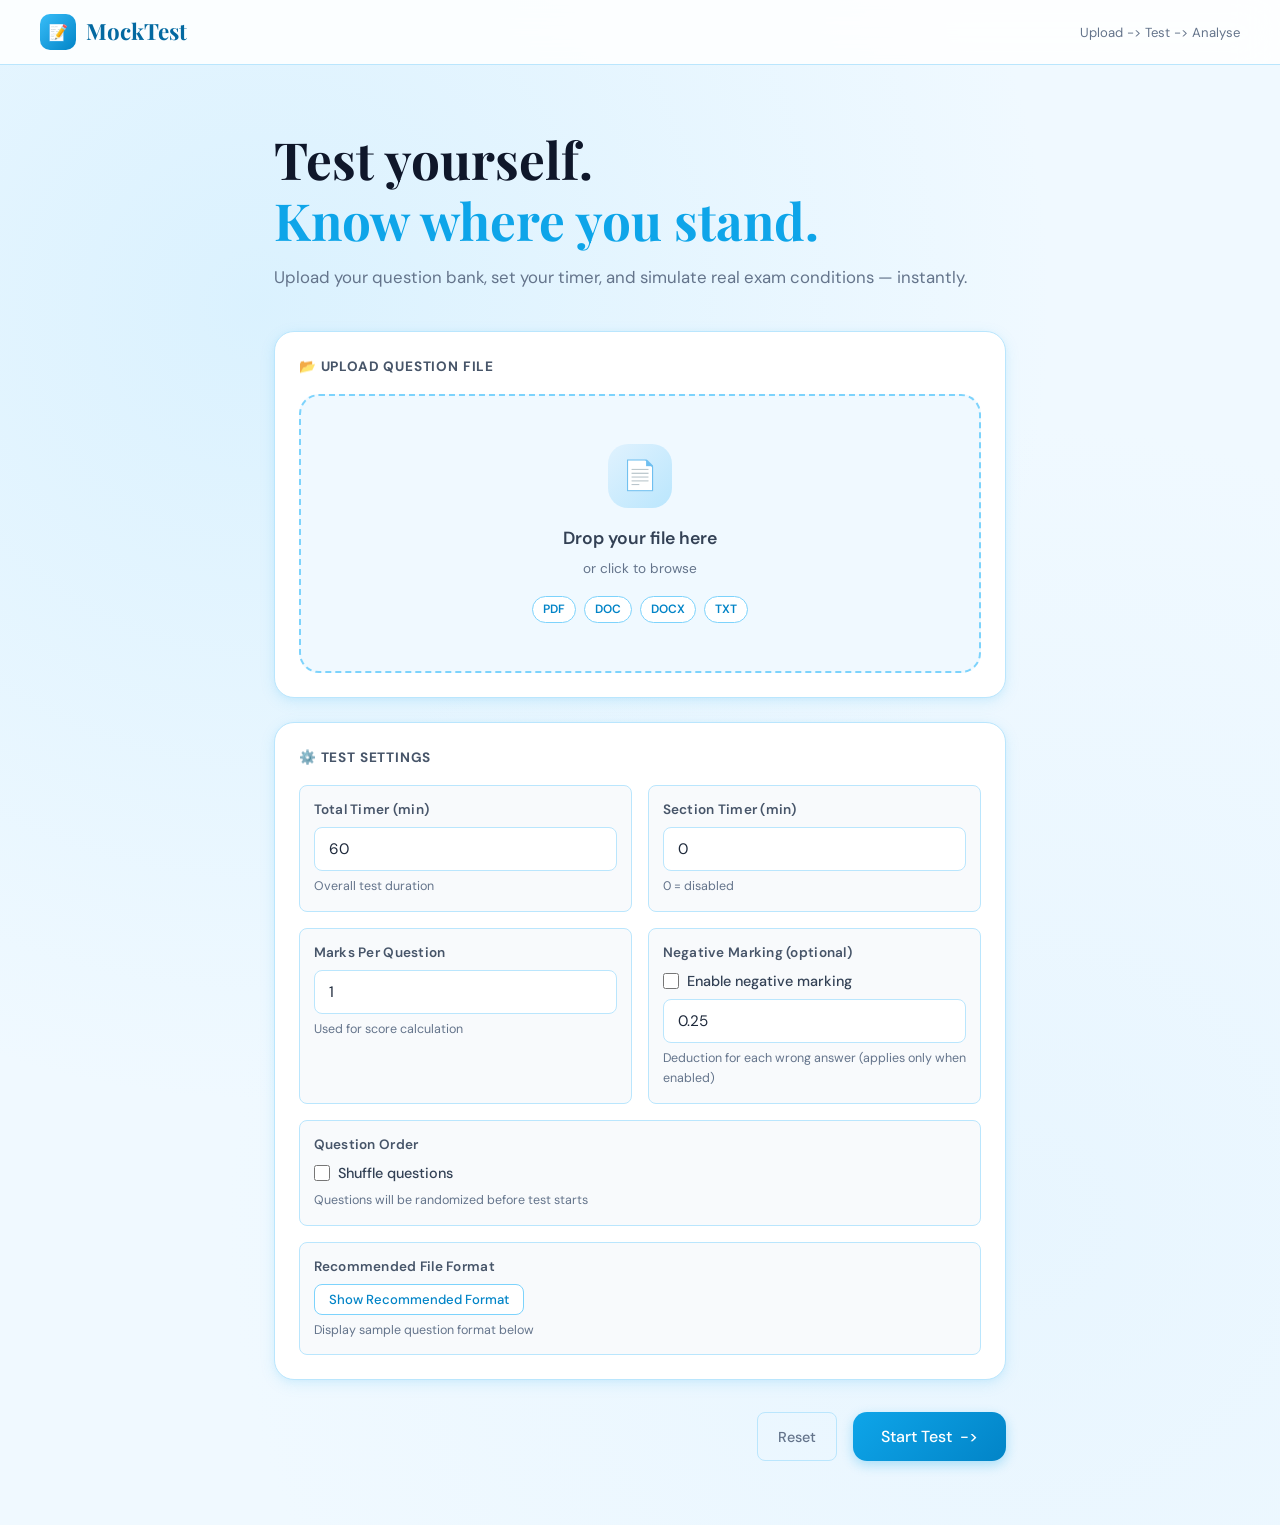
<file: templates/index.html>
<!DOCTYPE html>
<html lang="en">
<head>
  <meta charset="UTF-8">
  <meta name="viewport" content="width=device-width, initial-scale=1.0">
  <title>MockTest — Simulate Real Exams</title>
  <link rel="stylesheet" href="/static/css/style.css">
  <link rel="stylesheet" href="/static/css/index.css">
</head>
<body>

<nav class="nav">
  <div class="nav-inner">
    <a href="/" class="nav-brand">
      <div class="brand-icon">📝</div>
      MockTest
    </a>
    <div class="nav-actions">
      <span class="nav-flow-text">Upload -> Test -> Analyse</span>
    </div>
  </div>
</nav>

<div class="upload-hero">
  <h1 class="hero-title">Test yourself.<br><span>Know where you stand.</span></h1>
  <p class="hero-sub">Upload your question bank, set your timer, and simulate real exam conditions — instantly.</p>

  <div id="errorBanner" class="error-banner">
    <span>⚠️</span>
    <span id="errorMsg">Something went wrong.</span>
  </div>

  <div class="upload-grid">
    <!-- Drop Zone -->
    <div class="card upload-card">
      <h3 class="section-title">📂 Upload Question File</h3>
      <div class="drop-zone" id="dropZone">
        <input type="file" id="fileInput" accept=".pdf,.doc,.docx,.txt">
        <div class="drop-icon">📄</div>
        <div class="drop-title">Drop your file here</div>
        <div class="drop-sub">or click to browse</div>
        <div class="drop-formats">
          <span class="format-tag">PDF</span>
          <span class="format-tag">DOC</span>
          <span class="format-tag">DOCX</span>
          <span class="format-tag">TXT</span>
        </div>
      </div>
      <div class="file-preview" id="filePreview">
        <span class="file-icon" id="fileIcon">📄</span>
        <div class="file-info">
          <div class="file-name" id="fileName">—</div>
          <div class="file-size" id="fileSize">—</div>
        </div>
        <button class="file-remove" id="fileRemove">✕</button>
      </div>
    </div>

    <!-- Settings -->
    <div class="card settings-card upload-card">
      <h3 class="section-title">⚙️ Test Settings</h3>
      <div class="settings-grid">
        <div class="form-group">
          <label class="form-label">Total Timer (min)</label>
          <input class="form-input" type="number" id="totalTime" value="60" min="1" max="360">
          <span class="form-hint">Overall test duration</span>
        </div>
        <div class="form-group">
          <label class="form-label">Section Timer (min)</label>
          <input class="form-input" type="number" id="sectionalTime" value="0" min="0" max="120">
          <span class="form-hint">0 = disabled</span>
        </div>
        <div class="form-group">
          <label class="form-label">Marks Per Question</label>
          <input class="form-input" type="number" id="marksPerQuestion" value="1" min="0.25" step="0.25" max="100">
          <span class="form-hint">Used for score calculation</span>
        </div>
        <div class="form-group">
          <label class="form-label">Negative Marking (optional)</label>
          <label class="toggle-row">
            <input type="checkbox" id="negativeMarkingEnabled">
            <span>Enable negative marking</span>
          </label>
          <input class="form-input" type="number" id="negativeMarks" value="0.25" min="0" step="0.25" max="100">
          <span class="form-hint">Deduction for each wrong answer (applies only when enabled)</span>
        </div>
        <div class="form-group settings-span-2">
          <label class="form-label">Question Order</label>
          <label class="toggle-row">
            <input type="checkbox" id="shuffleQuestions">
            <span>Shuffle questions</span>
          </label>
          <span class="form-hint">Questions will be randomized before test starts</span>
        </div>
        <div class="form-group settings-span-2">
          <label class="form-label">Recommended File Format</label>
          <button type="button" class="btn btn-secondary btn-sm format-guide-toggle-btn" id="formatGuideBtn">Show Recommended Format</button>
          <span class="form-hint">Display sample question format below</span>
        </div>
      </div>
    </div>

    <!-- Format Guide -->
    <div class="card format-guide-card is-hidden upload-card" id="formatGuideCard">
      <h3 class="format-guide-title">📋 Recommended File Format</h3>
      <pre class="format-guide-pre">1. What is the capital of France?
A) London
B) Berlin
C) Paris
D) Madrid
Answer: C
Explanation: Paris is the capital city...

2. Next question here...
A) Option 1
B) Option 2
C) Option 3
D) Option 4
Answer: A
Explanation: Because...</pre>
    </div>
  </div>

  <div class="upload-actions upload-actions-spaced">
    <button class="btn btn-ghost" id="resetBtn">Reset</button>
    <button class="btn btn-primary btn-lg" id="startBtn">
      <span>Start Test</span>
      <span>-></span>
    </button>
  </div>
</div>

<!-- Loading Overlay -->
<div class="loading-overlay" id="loadingOverlay">
  <div class="loading-spinner"></div>
  <div class="loading-text" id="loadingText">Processing your file...</div>
</div>

<div class="toast" id="toast"></div>

<script src="/static/js/index.js" defer></script>
</body>
</html>
</file>
<file: static/css/style.css>
@import url('https://fonts.googleapis.com/css2?family=DM+Sans:wght@300;400;500;600;700&family=Playfair+Display:wght@600;700&display=swap');

:root {
  --sky-50: #f0f9ff;
  --sky-100: #e0f2fe;
  --sky-200: #bae6fd;
  --sky-300: #7dd3fc;
  --sky-400: #38bdf8;
  --sky-500: #0ea5e9;
  --sky-600: #0284c7;
  --sky-700: #0369a1;
  --sky-800: #075985;
  --sky-900: #0c4a6e;

  --slate-50: #f8fafc;
  --slate-100: #f1f5f9;
  --slate-200: #e2e8f0;
  --slate-300: #cbd5e1;
  --slate-400: #94a3b8;
  --slate-500: #64748b;
  --slate-600: #475569;
  --slate-700: #334155;
  --slate-800: #1e293b;
  --slate-900: #0f172a;

  --green-400: #4ade80;
  --green-500: #22c55e;
  --green-600: #16a34a;
  --red-400: #f87171;
  --red-500: #ef4444;
  --amber-400: #fbbf24;
  --amber-500: #f59e0b;

  --bg: var(--sky-50);
  --surface: #ffffff;
  --surface-2: var(--sky-100);
  --border: var(--sky-200);
  --border-strong: var(--sky-300);
  --text-primary: var(--slate-800);
  --text-secondary: var(--slate-500);
  --accent: var(--sky-500);
  --accent-dark: var(--sky-600);
  --accent-light: var(--sky-100);

  --radius-sm: 8px;
  --radius: 14px;
  --radius-lg: 20px;
  --radius-xl: 28px;

  --shadow-sm: 0 1px 3px rgba(14,165,233,0.08), 0 1px 2px rgba(14,165,233,0.04);
  --shadow: 0 4px 16px rgba(14,165,233,0.1), 0 2px 6px rgba(14,165,233,0.06);
  --shadow-lg: 0 12px 40px rgba(14,165,233,0.14), 0 4px 12px rgba(14,165,233,0.08);
}

*, *::before, *::after { box-sizing: border-box; margin: 0; padding: 0; }

body {
  font-family: 'DM Sans', sans-serif;
  background: var(--bg);
  color: var(--text-primary);
  min-height: 100vh;
  line-height: 1.6;
  background-image:
    radial-gradient(circle at 20% 20%, rgba(186,230,253,0.4) 0%, transparent 50%),
    radial-gradient(circle at 80% 80%, rgba(224,242,254,0.5) 0%, transparent 50%);
}

/* ─── NAV ─── */
.nav {
  background: rgba(255,255,255,0.85);
  backdrop-filter: blur(20px);
  border-bottom: 1px solid var(--border);
  padding: 0 2rem;
  position: sticky;
  top: 0;
  z-index: 100;
}
.nav-inner {
  max-width: 1200px;
  margin: 0 auto;
  height: 64px;
  display: flex;
  align-items: center;
  justify-content: space-between;
}
.nav-brand {
  display: flex;
  align-items: center;
  gap: 10px;
  font-family: 'Playfair Display', serif;
  font-size: 1.4rem;
  font-weight: 700;
  color: var(--sky-700);
  text-decoration: none;
}
.nav-brand .brand-icon {
  width: 36px;
  height: 36px;
  background: linear-gradient(135deg, var(--sky-400), var(--sky-600));
  border-radius: 10px;
  display: flex;
  align-items: center;
  justify-content: center;
  color: white;
  font-size: 1rem;
}
.nav-actions { display: flex; gap: 0.75rem; align-items: center; }

/* ─── BUTTONS ─── */
.btn {
  display: inline-flex;
  align-items: center;
  gap: 8px;
  padding: 10px 20px;
  border-radius: var(--radius-sm);
  font-family: 'DM Sans', sans-serif;
  font-size: 0.9rem;
  font-weight: 500;
  cursor: pointer;
  border: none;
  transition: all 0.2s ease;
  text-decoration: none;
}
.btn-primary {
  background: linear-gradient(135deg, var(--sky-500), var(--sky-600));
  color: white;
  box-shadow: 0 4px 12px rgba(14,165,233,0.3);
}
.btn-primary:hover {
  transform: translateY(-1px);
  box-shadow: 0 6px 20px rgba(14,165,233,0.4);
}
.btn-secondary {
  background: var(--surface);
  color: var(--sky-600);
  border: 1.5px solid var(--border-strong);
}
.btn-secondary:hover { background: var(--sky-100); }
.btn-ghost {
  background: transparent;
  color: var(--text-secondary);
  border: 1.5px solid var(--border);
}
.btn-ghost:hover { background: var(--surface-2); color: var(--text-primary); }
.btn-danger {
  background: #fef2f2;
  color: var(--red-500);
  border: 1.5px solid #fecaca;
}
.btn-danger:hover { background: #fee2e2; }
.btn-success {
  background: #f0fdf4;
  color: var(--green-600);
  border: 1.5px solid #bbf7d0;
}
.btn-success:hover { background: #dcfce7; }
.btn-lg { padding: 14px 28px; font-size: 1rem; border-radius: var(--radius); }
.btn-sm { padding: 6px 14px; font-size: 0.82rem; }
.btn:disabled { opacity: 0.5; cursor: not-allowed; transform: none !important; }

/* ─── CARDS ─── */
.card {
  background: var(--surface);
  border-radius: var(--radius-lg);
  border: 1px solid var(--border);
  box-shadow: var(--shadow);
  padding: 2rem;
}
.card-sm { padding: 1.25rem; border-radius: var(--radius); }

/* ─── UPLOAD PAGE ─── */
.upload-hero {
  max-width: 780px;
  margin: 4rem auto;
  padding: 0 1.5rem;
}
.hero-badge {
  display: inline-flex;
  align-items: center;
  gap: 6px;
  background: var(--sky-100);
  color: var(--sky-700);
  border: 1px solid var(--sky-200);
  padding: 6px 14px;
  border-radius: 100px;
  font-size: 0.8rem;
  font-weight: 600;
  letter-spacing: 0.05em;
  text-transform: uppercase;
  margin-bottom: 1.25rem;
}
.hero-title {
  font-family: 'Playfair Display', serif;
  font-size: clamp(2.2rem, 5vw, 3.2rem);
  font-weight: 700;
  color: var(--slate-900);
  line-height: 1.2;
  margin-bottom: 0.75rem;
}
.hero-title span { color: var(--sky-500); }
.hero-sub {
  color: var(--text-secondary);
  font-size: 1.05rem;
  margin-bottom: 2.5rem;
}

.upload-grid {
  display: grid;
  grid-template-columns: 1fr;
  gap: 1.5rem;
}

.drop-zone {
  border: 2px dashed var(--sky-300);
  border-radius: var(--radius-lg);
  padding: 3rem 2rem;
  text-align: center;
  cursor: pointer;
  transition: all 0.3s ease;
  background: var(--sky-50);
  position: relative;
}
.drop-zone:hover, .drop-zone.drag-over {
  border-color: var(--sky-500);
  background: var(--sky-100);
  transform: scale(1.01);
}
.drop-zone input[type="file"] {
  position: absolute;
  inset: 0;
  opacity: 0;
  cursor: pointer;
  width: 100%;
  height: 100%;
}
.drop-icon {
  width: 64px;
  height: 64px;
  background: linear-gradient(135deg, var(--sky-100), var(--sky-200));
  border-radius: 20px;
  margin: 0 auto 1rem;
  display: flex;
  align-items: center;
  justify-content: center;
  font-size: 1.8rem;
}
.drop-title { font-size: 1.1rem; font-weight: 600; color: var(--slate-700); margin-bottom: 0.4rem; }
.drop-sub { font-size: 0.85rem; color: var(--text-secondary); }
.drop-formats {
  display: flex;
  gap: 0.5rem;
  justify-content: center;
  margin-top: 1rem;
  flex-wrap: wrap;
}
.format-tag {
  background: white;
  border: 1px solid var(--border-strong);
  color: var(--sky-600);
  padding: 3px 10px;
  border-radius: 100px;
  font-size: 0.75rem;
  font-weight: 600;
}

.settings-grid {
  display: grid;
  grid-template-columns: 1fr 1fr;
  gap: 1rem;
  align-items: stretch;
}
@media (max-width: 480px) { .settings-grid { grid-template-columns: 1fr; } }

.form-group { display: flex; flex-direction: column; gap: 6px; }
.settings-card .form-group {
  background: var(--slate-50);
  border: 1px solid var(--border);
  border-radius: var(--radius-sm);
  padding: 0.85rem;
  min-height: 120px;
}
.settings-card .settings-span-2 {
  min-height: auto;
}
.format-guide-toggle-btn {
  justify-content: center;
  width: fit-content;
}
.form-label {
  font-size: 0.85rem;
  font-weight: 600;
  color: var(--slate-600);
  letter-spacing: 0.02em;
}
.form-input {
  padding: 11px 14px;
  border: 1.5px solid var(--border);
  border-radius: var(--radius-sm);
  font-family: 'DM Sans', sans-serif;
  font-size: 0.95rem;
  color: var(--text-primary);
  background: white;
  transition: border-color 0.2s;
  outline: none;
}
.form-input:focus { border-color: var(--sky-400); box-shadow: 0 0 0 3px rgba(14,165,233,0.1); }
.form-hint { font-size: 0.78rem; color: var(--text-secondary); }
.toggle-row {
  display: inline-flex;
  align-items: center;
  gap: 8px;
  font-size: 0.9rem;
  color: var(--slate-700);
  font-weight: 500;
}
.toggle-row input[type="checkbox"] {
  width: 16px;
  height: 16px;
  accent-color: var(--sky-600);
}
.settings-span-2 { grid-column: span 2; }
@media (max-width: 480px) {
  .settings-span-2 { grid-column: span 1; }
}

.format-guide-card {
  transition: opacity 0.2s ease, transform 0.2s ease;
}
.format-guide-card.is-hidden {
  display: none;
}

.file-preview {
  display: none;
  align-items: center;
  gap: 12px;
  padding: 1rem 1.25rem;
  background: var(--sky-50);
  border: 1px solid var(--border-strong);
  border-radius: var(--radius-sm);
  margin-top: 0.75rem;
}
.file-preview.show { display: flex; }
.file-icon { font-size: 1.5rem; }
.file-info { flex: 1; }
.file-name { font-weight: 600; font-size: 0.9rem; color: var(--slate-700); }
.file-size { font-size: 0.78rem; color: var(--text-secondary); }
.file-remove { background: none; border: none; cursor: pointer; color: var(--red-400); font-size: 1.1rem; padding: 4px; }

.upload-actions {
  display: flex;
  gap: 1rem;
  justify-content: flex-end;
  padding-top: 0.5rem;
}

/* ─── TEST PAGE ─── */
.test-layout {
  display: grid;
  grid-template-columns: 1fr 280px;
  gap: 1.5rem;
  max-width: 1100px;
  margin: 0.35rem auto;
  padding: 0 1.5rem;
  min-height: calc(100vh - 64px - 0.7rem);
}
.test-layout > div:first-child {
  display: flex;
  flex-direction: column;
  min-height: 0;
}
@media (max-width: 768px) {
  .test-layout { grid-template-columns: 1fr; }
  .test-sidebar { order: -1; }
}

.test-header {
  display: flex;
  align-items: center;
  justify-content: space-between;
  margin-bottom: 0.6rem;
  flex-wrap: gap;
}
.test-meta { display: flex; flex-direction: column; gap: 4px; }
.test-title { font-family: 'Playfair Display', serif; font-size: 1.15rem; font-weight: 700; color: var(--slate-800); }
.test-sub { font-size: 0.8rem; color: var(--text-secondary); }

.timer-display {
  display: flex;
  align-items: center;
  gap: 10px;
  background: linear-gradient(135deg, var(--sky-500), var(--sky-700));
  color: white;
  padding: 12px 20px;
  border-radius: var(--radius);
  box-shadow: var(--shadow);
}
.timer-icon { font-size: 1.2rem; }
.timer-time { font-size: 1.4rem; font-weight: 700; font-variant-numeric: tabular-nums; letter-spacing: 0.05em; }
.timer-label { font-size: 0.72rem; opacity: 0.8; text-transform: uppercase; letter-spacing: 0.08em; }
.timer-display.warning { background: linear-gradient(135deg, var(--amber-400), var(--amber-500)); animation: pulse 1s ease infinite; }
.timer-display.danger { background: linear-gradient(135deg, var(--red-400), var(--red-500)); animation: pulse 0.5s ease infinite; }
@keyframes pulse { 0%,100% { opacity:1; } 50% { opacity:0.8; } }

/* Question Card */
.question-card {
  background: white;
  border-radius: var(--radius-xl);
  border: 1px solid var(--border);
  box-shadow: var(--shadow-lg);
  overflow: hidden;
  display: flex;
  flex-direction: column;
  min-height: 0;
}
.q-header {
  display: grid;
  grid-template-columns: auto 1fr auto;
  align-items: center;
  gap: 1rem;
  padding: 0.8rem 1rem;
  background: linear-gradient(135deg, var(--sky-50), var(--sky-100));
  border-bottom: 1px solid var(--border);
}
.q-number-badge {
  width: 44px;
  height: 44px;
  background: linear-gradient(135deg, var(--sky-400), var(--sky-600));
  color: white;
  border-radius: 12px;
  display: flex;
  align-items: center;
  justify-content: center;
  font-weight: 700;
  font-size: 1rem;
  flex-shrink: 0;
}
.q-progress-info { }
.q-count { font-size: 0.82rem; color: var(--text-secondary); }
.q-progress-bar {
  height: 6px;
  background: var(--sky-100);
  border-radius: 3px;
  margin-top: 6px;
  overflow: hidden;
}
.q-progress-fill {
  height: 100%;
  background: linear-gradient(90deg, var(--sky-400), var(--sky-600));
  border-radius: 3px;
  transition: width 0.5s ease;
}
.q-status-badge {
  padding: 4px 12px;
  border-radius: 100px;
  font-size: 0.75rem;
  font-weight: 600;
}
.q-status-badge.answered { background: #dcfce7; color: var(--green-600); }
.q-status-badge.skipped { background: #fef3c7; color: #92400e; }
.q-status-badge.unanswered { background: var(--sky-100); color: var(--sky-600); }

.q-body { padding: 0.9rem 1rem; flex: 1; overflow-y: auto; }
.q-text {
  font-size: 1rem;
  line-height: 1.6;
  color: var(--slate-800);
  margin-bottom: 0.9rem;
  font-weight: 500;
  white-space: pre-wrap;
  word-wrap: break-word;
  overflow-wrap: break-word;
}

/* Series/Pattern question styling with proper spacing */
.q-text.series-content, .q-text.pattern-content {
  font-family: 'Courier New', monospace;
  font-size: 0.95rem;
  letter-spacing: 0.4em;
  word-spacing: 0.8em;
  background: var(--slate-50);
  padding: 0.75rem;
  border-radius: var(--radius);
  border-left: 4px solid var(--sky-400);
}

.options-grid { display: grid; gap: 0.45rem; }
.option-item {
  display: flex;
  align-items: flex-start;
  gap: 14px;
  padding: 0.55rem 0.78rem;
  border: 2px solid var(--border);
  border-radius: var(--radius);
  cursor: pointer;
  transition: all 0.2s ease;
  background: white;
  position: relative;
  width: 100%;
  overflow: visible;
}
.option-item:hover {
  border-color: var(--sky-300);
  background: var(--sky-50);
  transform: translateX(2px);
}
.option-item.selected {
  border-color: var(--sky-500);
  background: var(--sky-50);
  box-shadow: 0 0 0 3px rgba(14,165,233,0.1);
}
.option-letter {
  width: 30px;
  height: 30px;
  border-radius: 50%;
  border: 2px solid var(--border-strong);
  display: flex;
  align-items: center;
  justify-content: center;
  font-weight: 700;
  font-size: 0.78rem;
  flex-shrink: 0;
  color: var(--text-secondary);
  transition: all 0.2s;
  min-width: 30px;
}
.option-item.selected .option-letter {
  background: var(--sky-500);
  border-color: var(--sky-500);
  color: white;
}
.option-text {
  font-size: 0.88rem;
  color: var(--slate-700);
  flex: 1;
  min-width: 0;
  white-space: pre-wrap;
  overflow-wrap: break-word;
  word-break: break-word;
  line-height: 1.5;
}

/* Monospace styling for options with special symbols */
.option-item.symbol-heavy .option-text,
.option-item.series-option .option-text {
  font-family: 'Courier New', monospace;
  font-size: 0.87rem;
  letter-spacing: 0.15em;
}

/* Compact mode keeps 5+ options visible without page scroll on typical laptop heights. */
.options-grid.compact { gap: 0.5rem; }
.options-grid.compact .option-item { padding: 0.48rem 0.72rem; }
.options-grid.compact .option-letter {
  width: 26px;
  height: 26px;
  font-size: 0.72rem;
  min-width: 26px;
}
.options-grid.compact .option-text { font-size: 0.84rem; }

.q-footer {
  display: flex;
  align-items: center;
  justify-content: space-between;
  padding: 0.6rem 0.9rem;
  border-top: 1px solid var(--border);
  background: var(--slate-50);
  gap: 0.75rem;
  flex-wrap: wrap;
}
.q-nav {
  display: flex;
  gap: 0.5rem;
  flex-wrap: wrap;
  flex: 1 1 320px;
}
.q-nav .btn {
  flex: 1 1 115px;
  padding: 8px 12px;
  font-size: 0.82rem;
  justify-content: center;
}

.review-opt {
  align-items: flex-start;
}
.review-opt span {
  min-width: 0;
  overflow-wrap: anywhere;
  word-break: break-word;
}

/* ─── SIDEBAR ─── */
.test-sidebar { display: flex; flex-direction: column; gap: 1rem; }

.palette-card { background: white; border-radius: var(--radius-lg); border: 1px solid var(--border); box-shadow: var(--shadow); padding: 1.25rem; }
.palette-title { font-size: 0.85rem; font-weight: 700; color: var(--slate-600); text-transform: uppercase; letter-spacing: 0.06em; margin-bottom: 1rem; }
.palette-grid { display: grid; grid-template-columns: repeat(5, 1fr); gap: 6px; margin-bottom: 1rem; }
.palette-dot {
  width: 100%;
  aspect-ratio: 1;
  border-radius: 8px;
  border: 2px solid transparent;
  cursor: pointer;
  font-size: 0.7rem;
  font-weight: 700;
  display: flex;
  align-items: center;
  justify-content: center;
  transition: all 0.15s;
  background: var(--sky-100);
  color: var(--sky-600);
}
.palette-dot:hover { transform: scale(1.1); }
.palette-dot.active { border-color: var(--sky-500); background: var(--sky-200); }
.palette-dot.answered { background: #dcfce7; color: var(--green-600); border-color: #86efac; }
.palette-dot.skipped { background: #fef3c7; color: #92400e; border-color: #fcd34d; }
.palette-dot.locked,
.palette-dot:disabled {
  opacity: 0.4;
  cursor: not-allowed;
  transform: none !important;
}

.palette-legend { display: flex; flex-direction: column; gap: 6px; }
.legend-item { display: flex; align-items: center; gap: 8px; font-size: 0.8rem; color: var(--text-secondary); }
.legend-dot { width: 14px; height: 14px; border-radius: 4px; flex-shrink: 0; }
.legend-dot.lg-answered { background: #dcfce7; border: 1.5px solid #86efac; }
.legend-dot.lg-skipped { background: #fef3c7; border: 1.5px solid #fcd34d; }
.legend-dot.lg-unanswered { background: var(--sky-100); border: 1.5px solid var(--sky-300); }

.stats-mini { display: grid; grid-template-columns: 1fr 1fr; gap: 0.75rem; }
.stat-pill {
  background: var(--sky-50);
  border: 1px solid var(--sky-100);
  border-radius: var(--radius-sm);
  padding: 0.75rem;
  text-align: center;
}
.stat-pill-num { font-size: 1.4rem; font-weight: 700; color: var(--sky-600); }
.stat-pill-lbl { font-size: 0.72rem; color: var(--text-secondary); margin-top: 2px; }

/* ─── RESULTS PAGE ─── */
.results-layout {
  max-width: 1000px;
  margin: 2rem auto;
  padding: 0 1.5rem;
}

.results-hero {
  background: linear-gradient(135deg, var(--sky-500), var(--sky-700));
  border-radius: var(--radius-xl);
  padding: 2.5rem;
  color: white;
  margin-bottom: 2rem;
  position: relative;
  overflow: hidden;
}
.results-hero::before {
  content: '';
  position: absolute;
  top: -30%;
  right: -10%;
  width: 300px;
  height: 300px;
  border-radius: 50%;
  background: rgba(255,255,255,0.08);
}
.results-hero-title {
  font-family: 'Playfair Display', serif;
  font-size: 1.8rem;
  font-weight: 700;
  margin-bottom: 0.5rem;
  position: relative;
}
.results-hero-sub { opacity: 0.8; margin-bottom: 2rem; position: relative; }

.score-ring-container { display: flex; align-items: center; gap: 2rem; flex-wrap: wrap; }
.score-ring {
  width: 120px;
  height: 120px;
  position: relative;
  flex-shrink: 0;
}
.score-ring svg { transform: rotate(-90deg); }
.score-ring .ring-bg { fill: none; stroke: rgba(255,255,255,0.2); stroke-width: 8; }
.score-ring .ring-fill { fill: none; stroke: white; stroke-width: 8; stroke-linecap: round; transition: stroke-dashoffset 1.5s ease; }
.score-ring .ring-text {
  position: absolute;
  inset: 0;
  display: flex;
  flex-direction: column;
  align-items: center;
  justify-content: center;
  color: white;
}
.score-ring .score-pct { font-size: 1.6rem; font-weight: 700; line-height: 1; }
.score-ring .score-lbl { font-size: 0.65rem; opacity: 0.8; text-transform: uppercase; letter-spacing: 0.08em; }

.hero-stats { display: flex; gap: 1.5rem; flex-wrap: wrap; }
.hero-stat { }
.hero-stat-num { font-size: 2rem; font-weight: 700; line-height: 1; }
.hero-stat-lbl { font-size: 0.78rem; opacity: 0.75; text-transform: uppercase; letter-spacing: 0.05em; }

.results-tabs {
  display: flex;
  gap: 4px;
  background: var(--sky-100);
  border-radius: var(--radius);
  padding: 4px;
  margin-bottom: 1.5rem;
}
.tab-btn {
  flex: 1;
  padding: 10px 16px;
  border: none;
  background: transparent;
  border-radius: 10px;
  font-family: 'DM Sans', sans-serif;
  font-size: 0.9rem;
  font-weight: 500;
  cursor: pointer;
  color: var(--text-secondary);
  transition: all 0.2s;
}
.tab-btn.active {
  background: white;
  color: var(--sky-600);
  font-weight: 600;
  box-shadow: var(--shadow-sm);
}

.analysis-grid {
  display: grid;
  grid-template-columns: repeat(auto-fit, minmax(180px, 1fr));
  gap: 1rem;
  margin-bottom: 1.5rem;
}
.metric-card {
  background: white;
  border: 1px solid var(--border);
  border-radius: var(--radius);
  padding: 1.25rem;
  text-align: center;
}
.metric-icon { font-size: 1.5rem; margin-bottom: 0.5rem; }
.metric-val { font-size: 1.75rem; font-weight: 700; color: var(--slate-800); line-height: 1; }
.metric-lbl { font-size: 0.8rem; color: var(--text-secondary); margin-top: 4px; }

.insights-grid {
  display: grid;
  grid-template-columns: repeat(3, minmax(0, 1fr));
  gap: 1rem;
  margin-bottom: 1.5rem;
}
.analysis-section { margin-bottom: 1.5rem; }
.analysis-section-title {
  font-size: 0.82rem;
  font-weight: 700;
  color: var(--slate-600);
  text-transform: uppercase;
  letter-spacing: 0.08em;
  margin: 0 0 0.7rem 0.15rem;
}
.insight-card {
  background: linear-gradient(135deg, #ffffff 0%, var(--sky-50) 100%);
  border: 1px solid var(--border);
  border-radius: var(--radius);
  padding: 1rem 1.1rem;
}
.insight-title {
  font-size: 0.78rem;
  color: var(--slate-600);
  text-transform: uppercase;
  letter-spacing: 0.06em;
  font-weight: 700;
}
.insight-value {
  margin-top: 0.55rem;
  font-size: 1.2rem;
  line-height: 1.2;
  font-weight: 700;
  color: var(--slate-800);
}
.insight-sub {
  margin-top: 0.4rem;
  font-size: 0.78rem;
  color: var(--text-secondary);
}

.section-analysis-grid {
  display: grid;
  grid-template-columns: repeat(auto-fit, minmax(260px, 1fr));
  gap: 1rem;
}
.section-analysis-card {
  background: linear-gradient(135deg, #ffffff 0%, var(--sky-50) 100%);
  border: 1px solid var(--border);
  border-radius: var(--radius);
  padding: 1rem 1.1rem;
}
.section-analysis-title {
  font-size: 0.95rem;
  font-weight: 700;
  color: var(--slate-800);
  margin-bottom: 0.7rem;
}
.section-analysis-row {
  display: flex;
  align-items: center;
  justify-content: space-between;
  gap: 0.6rem;
  font-size: 0.82rem;
  color: var(--slate-600);
  padding: 0.32rem 0;
  border-top: 1px dashed var(--sky-200);
}
.section-analysis-row:first-of-type {
  border-top: none;
}
.section-analysis-row strong {
  color: var(--slate-800);
  font-size: 0.86rem;
}
.section-analysis-empty {
  padding: 1rem;
  border-radius: var(--radius-sm);
  border: 1px dashed var(--border);
  background: var(--slate-50);
  color: var(--text-secondary);
  font-size: 0.88rem;
  text-align: center;
}

.analysis-two-col {
  display: grid;
  grid-template-columns: 1fr 1fr;
  gap: 1rem;
}

.pace-bands {
  display: flex;
  flex-direction: column;
  gap: 0.7rem;
}
.pace-row {
  display: flex;
  align-items: center;
  justify-content: space-between;
  border-radius: var(--radius-sm);
  padding: 0.7rem 0.9rem;
  border: 1px solid var(--border);
}
.pace-row.quick { background: #ecfdf3; border-color: #bbf7d0; }
.pace-row.balanced { background: var(--sky-50); border-color: var(--sky-200); }
.pace-row.slow { background: #fff7ed; border-color: #fed7aa; }
.pace-name {
  font-size: 0.85rem;
  color: var(--slate-700);
  font-weight: 600;
}
.pace-count {
  min-width: 36px;
  text-align: center;
  border-radius: 100px;
  padding: 3px 10px;
  background: rgba(255,255,255,0.9);
  border: 1px solid var(--border);
  font-weight: 700;
  color: var(--slate-700);
}

.drain-list {
  display: flex;
  flex-direction: column;
  gap: 0.75rem;
}
.drain-item {
  display: flex;
  align-items: center;
  gap: 0.75rem;
  border: 1px solid var(--border);
  border-radius: var(--radius-sm);
  padding: 0.7rem 0.8rem;
  background: white;
}
.drain-rank {
  width: 28px;
  height: 28px;
  border-radius: 50%;
  background: var(--sky-100);
  color: var(--sky-700);
  font-weight: 700;
  font-size: 0.82rem;
  display: flex;
  align-items: center;
  justify-content: center;
  flex-shrink: 0;
}
.drain-main {
  display: flex;
  align-items: center;
  justify-content: space-between;
  width: 100%;
  gap: 0.5rem;
}
.drain-q {
  font-size: 0.88rem;
  color: var(--slate-700);
  font-weight: 600;
}
.drain-status {
  font-size: 0.72rem;
  text-transform: uppercase;
  letter-spacing: 0.04em;
  font-weight: 700;
  border-radius: 100px;
  padding: 3px 8px;
}
.drain-status.correct { background: #dcfce7; color: var(--green-600); }
.drain-status.incorrect { background: #fee2e2; color: var(--red-500); }
.drain-status.skipped { background: #fef3c7; color: #92400e; }
.drain-empty {
  color: var(--text-secondary);
  font-size: 0.85rem;
  text-align: center;
  padding: 1rem;
  background: var(--slate-50);
  border-radius: var(--radius-sm);
  border: 1px dashed var(--border);
}

.time-chart {
  display: flex;
  flex-wrap: wrap;
  align-items: flex-end;
  gap: 0.65rem;
  min-height: 220px;
  padding: 0.3rem 0.2rem;
}
.time-col {
  width: 34px;
  display: flex;
  flex-direction: column;
  align-items: center;
  gap: 0.35rem;
}
.time-col-value {
  font-size: 0.68rem;
  color: var(--slate-600);
  font-weight: 600;
  line-height: 1;
}
.time-col-track {
  width: 100%;
  height: 150px;
  border-radius: 10px;
  background: var(--slate-100);
  border: 1px solid var(--border);
  display: flex;
  align-items: flex-end;
  overflow: hidden;
}
.time-col-bar {
  width: 100%;
  min-height: 2px;
  border-radius: 8px 8px 0 0;
  transition: height 0.8s ease;
}
.time-col-label {
  font-size: 0.7rem;
  color: var(--slate-700);
  font-weight: 700;
  line-height: 1;
}

/* Review questions */
.review-list { display: flex; flex-direction: column; gap: 1rem; }
.review-item {
  background: white;
  border-radius: var(--radius-lg);
  border: 1px solid var(--border);
  overflow: hidden;
  box-shadow: var(--shadow-sm);
}
.review-item-header {
  display: flex;
  align-items: center;
  gap: 12px;
  padding: 1rem 1.25rem;
  cursor: pointer;
  transition: background 0.15s;
}
.review-item-header:hover { background: var(--slate-50); }
.review-status-icon { width: 32px; height: 32px; border-radius: 50%; display: flex; align-items: center; justify-content: center; font-size: 0.9rem; flex-shrink: 0; }
.review-status-icon.correct { background: #dcfce7; }
.review-status-icon.incorrect { background: #fee2e2; }
.review-status-icon.skipped { background: #fef3c7; }
.review-q-text { flex: 1; font-size: 0.9rem; font-weight: 500; color: var(--slate-700); }
.review-time-badge { font-size: 0.75rem; color: var(--text-secondary); white-space: nowrap; }
.review-chevron { color: var(--text-secondary); transition: transform 0.2s; font-size: 0.8rem; }
.review-item.open .review-chevron { transform: rotate(180deg); }

.review-item-body { display: none; padding: 0 1.25rem 1.25rem; border-top: 1px solid var(--border); }
.review-item.open .review-item-body { display: block; padding-top: 1rem; }

.review-options-list { display: flex; flex-direction: column; gap: 6px; margin-bottom: 1rem; }
.review-opt {
  display: flex;
  align-items: flex-start;
  gap: 10px;
  padding: 8px 12px;
  border-radius: var(--radius-sm);
  font-size: 0.88rem;
}
.review-opt.user-answer { background: #fee2e2; }
.review-opt.correct-answer { background: #dcfce7; }
.review-opt.neutral { background: var(--slate-50); }
.review-opt .r-letter { width: 26px; height: 26px; border-radius: 50%; display: flex; align-items: center; justify-content: center; font-weight: 700; font-size: 0.75rem; flex-shrink: 0; min-width: 26px; }
.review-opt.user-answer .r-letter { background: var(--red-400); color: white; }
.review-opt.correct-answer .r-letter { background: var(--green-500); color: white; }
.review-opt.neutral .r-letter { background: var(--slate-200); color: var(--slate-600); }

/* Symbol-heavy options with monospace font */
.review-opt.symbol-heavy span {
  font-family: 'Courier New', monospace;
  font-size: 0.87rem;
  letter-spacing: 0.15em;
  white-space: pre-wrap;
  word-wrap: break-word;
  overflow-wrap: break-word;
}

.explanation-box {
  background: var(--sky-50);
  border: 1px solid var(--sky-200);
  border-radius: var(--radius-sm);
  padding: 1rem;
}
.explanation-title { font-size: 0.78rem; font-weight: 700; color: var(--sky-700); text-transform: uppercase; letter-spacing: 0.06em; margin-bottom: 0.5rem; }
.explanation-text { font-size: 0.88rem; color: var(--slate-600); line-height: 1.6; }

/* ─── LOADING OVERLAY ─── */
.loading-overlay {
  position: fixed;
  inset: 0;
  background: rgba(240,249,255,0.9);
  display: flex;
  flex-direction: column;
  align-items: center;
  justify-content: center;
  z-index: 999;
  gap: 1rem;
  backdrop-filter: blur(8px);
}
.loading-spinner {
  width: 48px;
  height: 48px;
  border: 4px solid var(--sky-200);
  border-top-color: var(--sky-500);
  border-radius: 50%;
  animation: spin 0.8s linear infinite;
}
@keyframes spin { to { transform: rotate(360deg); } }
.loading-text { font-size: 1rem; color: var(--sky-600); font-weight: 600; }

/* ─── TOAST ─── */
.toast {
  position: fixed;
  bottom: 2rem;
  right: 2rem;
  background: var(--slate-800);
  color: white;
  padding: 12px 20px;
  border-radius: var(--radius);
  font-size: 0.88rem;
  transform: translateY(100px);
  opacity: 0;
  transition: all 0.3s ease;
  z-index: 500;
  display: flex;
  align-items: center;
  gap: 8px;
  max-width: 320px;
  box-shadow: var(--shadow-lg);
}
.toast.show { transform: translateY(0); opacity: 1; }
.toast.success { background: var(--green-600); }
.toast.error { background: var(--red-500); }

/* ─── ERROR STATE ─── */
.error-banner {
  background: #fef2f2;
  border: 1px solid #fecaca;
  border-radius: var(--radius);
  padding: 1rem 1.25rem;
  display: flex;
  align-items: center;
  gap: 10px;
  color: var(--red-500);
  font-size: 0.9rem;
  display: none;
}
.error-banner.show { display: flex; }

/* ─── MODAL ─── */
.modal-overlay {
  position: fixed;
  inset: 0;
  background: rgba(0,0,0,0.4);
  backdrop-filter: blur(4px);
  display: flex;
  align-items: center;
  justify-content: center;
  z-index: 200;
  opacity: 0;
  pointer-events: none;
  transition: opacity 0.25s;
}
.modal-overlay.show { opacity: 1; pointer-events: all; }
.modal {
  background: white;
  border-radius: var(--radius-xl);
  padding: 2rem;
  max-width: 440px;
  width: 90%;
  box-shadow: 0 24px 80px rgba(0,0,0,0.15);
  transform: scale(0.95) translateY(10px);
  transition: transform 0.25s ease;
}
.modal-overlay.show .modal { transform: scale(1) translateY(0); }
.modal-icon { font-size: 2.5rem; margin-bottom: 1rem; }
.modal-title { font-family: 'Playfair Display', serif; font-size: 1.4rem; font-weight: 700; margin-bottom: 0.5rem; }
.modal-body { color: var(--text-secondary); margin-bottom: 1.5rem; }
.modal-actions { display: flex; gap: 0.75rem; justify-content: flex-end; }

/* ─── RESPONSIVE ─── */
@media (max-width: 640px) {
  .nav { padding: 0 1rem; }
  .q-header { grid-template-columns: auto 1fr; }
  .q-status-badge { display: none; }
  .q-footer { flex-direction: column; }
  .q-body { padding: 1rem 0.95rem; }
  .q-nav { width: 100%; }
  .q-nav .btn { width: 100%; flex: 1 1 100%; }
  .timer-display { padding: 10px 14px; }
  .timer-time { font-size: 1.1rem; }
  .results-hero { padding: 1.5rem; }
  .results-hero-title { font-size: 1.4rem; }
  .score-ring-container { flex-direction: column; gap: 1rem; }
  .insights-grid { grid-template-columns: 1fr; }
  .analysis-two-col { grid-template-columns: 1fr; }
  .time-col { width: 30px; }
  .time-col-track { height: 130px; }
}

/* Ultra-compact desktop mode for short viewport heights. */
@media (min-width: 769px) and (max-height: 860px) {
  .test-layout {
    height: calc(100vh - 64px - 0.5rem);
    min-height: calc(100vh - 64px - 0.5rem);
    overflow: hidden;
    gap: 1rem;
  }
  .test-header { margin-bottom: 0.35rem; }
  .test-title { font-size: 1.05rem; }
  .test-sub { font-size: 0.74rem; }
  .q-header { padding: 0.6rem 0.8rem; }
  .q-body {
    padding: 0.65rem 0.8rem;
    overflow: auto;
  }
  .q-text {
    font-size: 0.95rem;
    margin-bottom: 0.45rem;
  }
  .options-grid { gap: 0.35rem; }
  .option-item { padding: 0.45rem 0.68rem; }
  .option-letter {
    width: 24px;
    height: 24px;
    font-size: 0.68rem;
  }
  .option-text { font-size: 0.82rem; }
  .q-footer {
    padding: 0.45rem 0.7rem;
    gap: 0.45rem;
  }
  .q-nav { gap: 0.4rem; }
  .q-nav .btn {
    padding: 6px 10px;
    font-size: 0.76rem;
    flex-basis: 98px;
  }
  .palette-card { padding: 0.9rem; }
  .palette-title { margin-bottom: 0.7rem; }
  .stats-mini { gap: 0.5rem; }
  .stat-pill { padding: 0.5rem; }
  .stat-pill-num { font-size: 1.1rem; }
  .stat-pill-lbl { font-size: 0.66rem; }
}

@media (min-width: 641px) and (max-width: 960px) {
  .insights-grid { grid-template-columns: repeat(2, minmax(0, 1fr)); }
}
</file>
<file: static/css/index.css>
.nav-flow-text {
  font-size: 0.82rem;
  color: var(--text-secondary);
}

.upload-card {
  padding: 1.5rem;
}

.section-title {
  font-size: 0.85rem;
  font-weight: 700;
  color: var(--slate-600);
  text-transform: uppercase;
  letter-spacing: 0.06em;
  margin-bottom: 1rem;
}

.format-guide-card {
  background: var(--sky-50);
  border-color: var(--sky-200);
}

.format-guide-title {
  font-size: 0.85rem;
  font-weight: 700;
  color: var(--sky-700);
  text-transform: uppercase;
  letter-spacing: 0.06em;
  margin-bottom: 0.75rem;
}

.format-guide-pre {
  font-family: 'DM Sans', monospace;
  font-size: 0.8rem;
  color: var(--slate-600);
  line-height: 1.8;
  white-space: pre-wrap;
}

.upload-actions-spaced {
  margin-top: 1.5rem;
}

#loadingOverlay {
  display: none;
}
</file>
